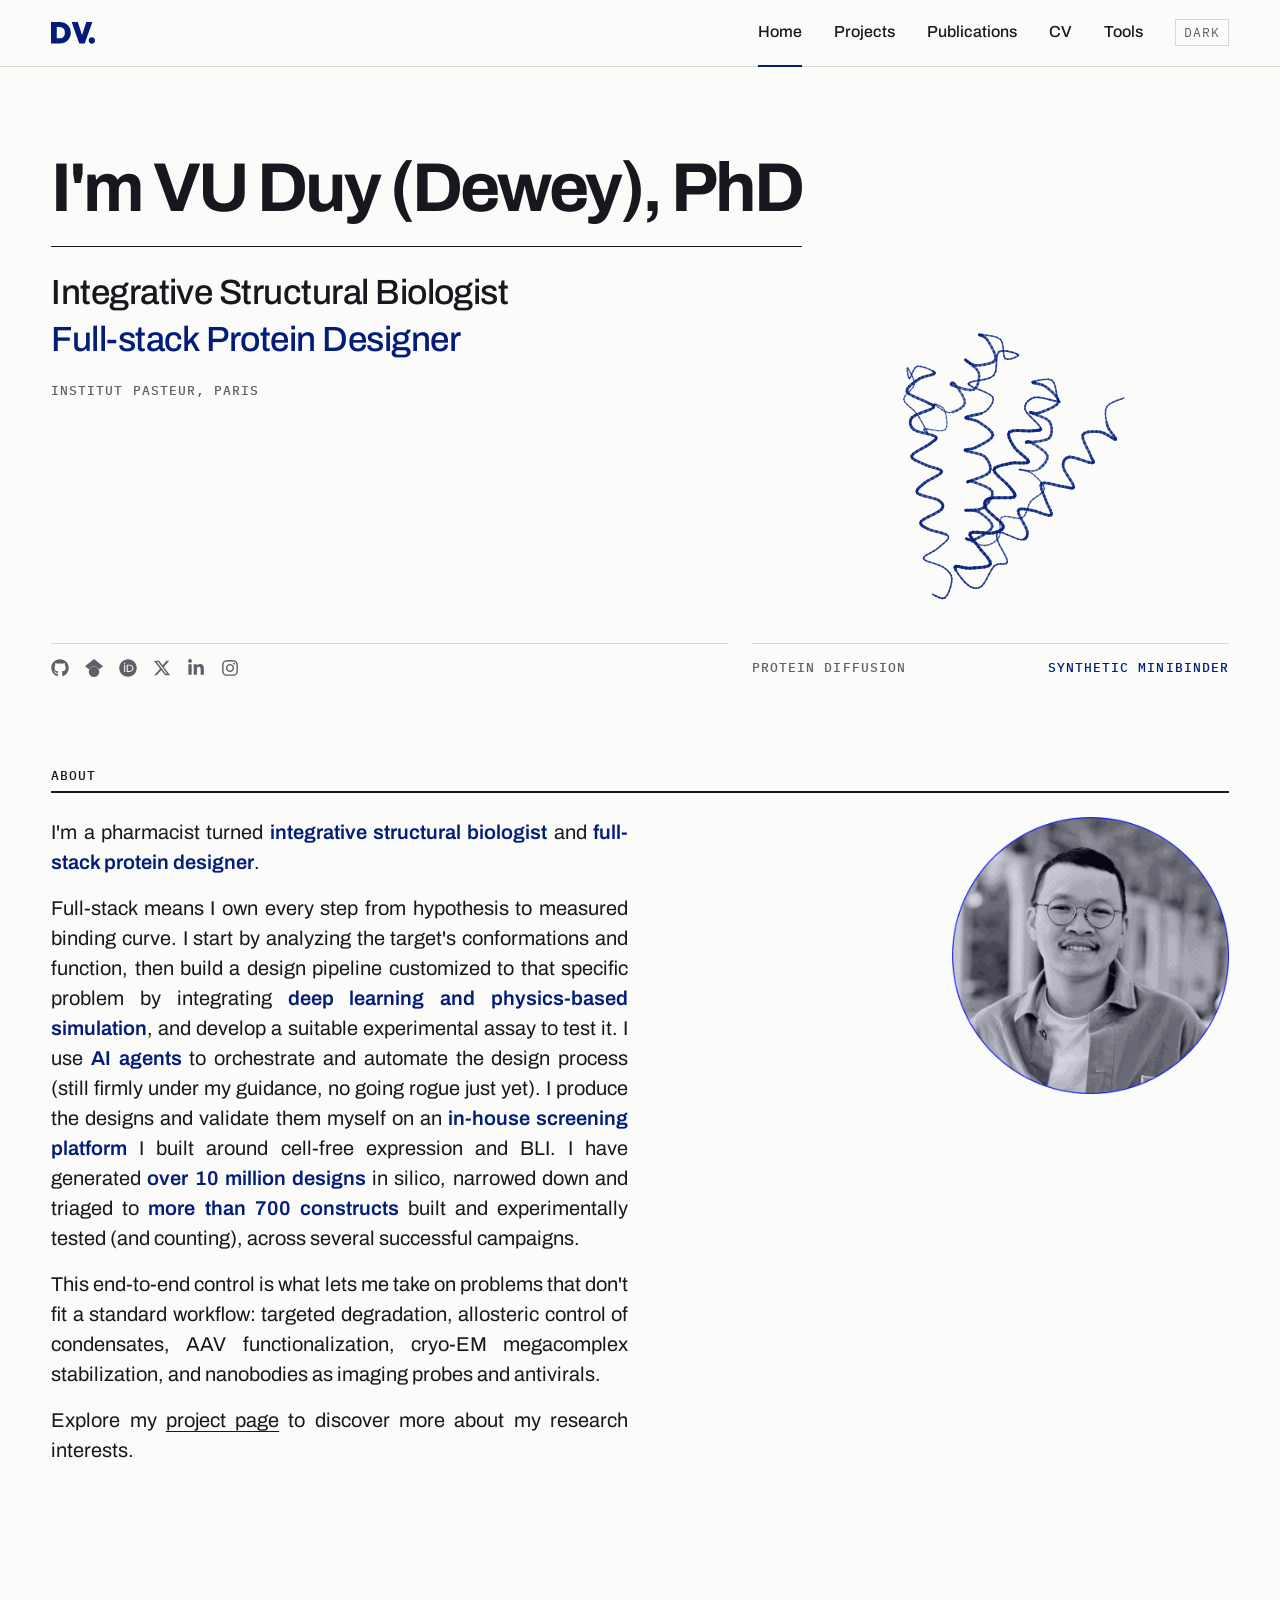
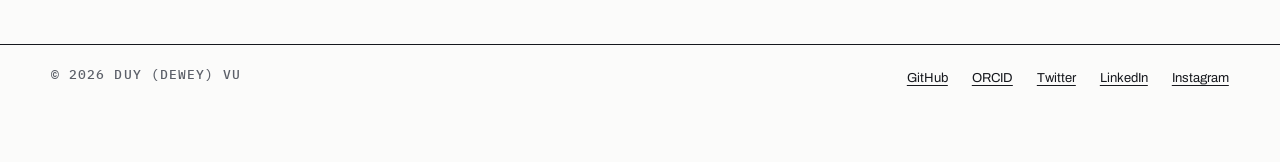
<file: index.html>
<!doctype html><html lang="en"><head><meta charset="utf-8"/><link rel="icon" href="/protein_icon.svg"/><meta name="viewport" content="width=device-width,initial-scale=1,viewport-fit=cover"/><meta name="theme-color" content="#fbfbfa" media="(prefers-color-scheme: light)"/><meta name="theme-color" content="#0d0e12" media="(prefers-color-scheme: dark)"/><meta name="author" content="Duy (Dewey) VU"><meta name="description" content="I'm a pharmacist turned integrative structural biologist and full-stack protein designer."/><link rel="canonical" href="https://duynth29.github.io/"><link rel="manifest" href="/manifest.json"/><link rel="preconnect" href="https://fonts.googleapis.com"/><link rel="preconnect" href="https://fonts.gstatic.com" crossorigin/><title>Duy (Dewey) VU | Personal Website</title><script async src="https://www.googletagmanager.com/gtag/js?id=G-30YK3P3FZN"></script><script>function gtag(){dataLayer.push(arguments)}window.dataLayer=window.dataLayer||[],gtag("js",new Date),gtag("config","G-30YK3P3FZN")</script><script type="application/ld+json">{
    "@context": "https://schema.org",
    "@type": "Person",
    "name": "Duy (Dewey) VU",
    "alternateName": [
      "Duc-Duy Vu",
      "Duy D. Vu",
      "VU Duy",
      "Duc-Duy VU"
    ],
    "givenName": "Duy",
    "familyName": "VU",
    "jobTitle": "Full-stack Protein Designer",
    "url": "https://duynth29.github.io/",
    "image": "https://duynth29.github.io/og-image.png",
    "identifier": "https://orcid.org/0009-0008-5591-0526",
    "worksFor": {
      "@type": "Organization",
      "name": "Institut Pasteur",
      "url": "https://www.pasteur.fr/",
      "department": {
        "@type": "Organization",
        "name": "Computational Structural Biology Unit"
      }
    },
    "alumniOf": [
      {
        "@type": "CollegeOrUniversity",
        "name": "École Normale Supérieure – PSL University"
      },
      {
        "@type": "CollegeOrUniversity",
        "name": "Université Grenoble Alpes"
      },
      {
        "@type": "CollegeOrUniversity",
        "name": "University of Medicine and Pharmacy at Ho Chi Minh City"
      }
    ],
    "knowsAbout": [
      "Protein design",
      "Integrative structural biology",
      "Intrinsically disordered proteins",
      "NMR spectroscopy",
      "Molecular dynamics simulation",
      "Protein binder design"
    ],
    "sameAs": [
      "https://orcid.org/0009-0008-5591-0526",
      "https://scholar.google.com/citations?user=BxcqHLMAAAAJ&hl=en",
      "https://github.com/duynth29",
      "https://www.linkedin.com/in/duc-duy-vu/",
      "https://twitter.com/duynth29"
    ]
  }</script><meta itemprop="name" content="Duy (Dewey) VU | Personal Website"><meta itemprop="description" content="I'm a pharmacist turned integrative structural biologist and full-stack protein designer."><meta itemprop="image" content="https://duynth29.github.io/og-image.png"><meta property="og:url" content="https://duynth29.github.io/"><meta property="og:type" content="website"><meta property="og:title" content="Duy (Dewey) VU | Personal Website"><meta property="og:description" content="I'm a pharmacist turned integrative structural biologist and full-stack protein designer."><meta property="og:image" content="https://duynth29.github.io/og-image.png"><meta property="og:image:width" content="1200"><meta property="og:image:height" content="630"><meta name="twitter:card" content="summary_large_image"><meta name="twitter:site" content="@duynth29"><meta name="twitter:title" content="Duy (Dewey) VU | Personal Website"><meta name="twitter:description" content="I'm a pharmacist turned integrative structural biologist and full-stack protein designer."><meta name="twitter:image" content="https://duynth29.github.io/og-image.png"><script defer="defer" src="/static/js/main.a8c7a97d.js"></script><link href="/static/css/main.cb3a5a8e.css" rel="stylesheet"></head><body><noscript>You need to enable JavaScript to run this app.</noscript><div id="root"></div></body></html>
</file>
<file: static/css/main.cb3a5a8e.css>
@import url(https://fonts.googleapis.com/css2?family=Archivo:wght@400;500;600;700&family=IBM+Plex+Mono:wght@400;500&display=swap);:root{--paper:#fbfbfa;--paper-2:#f1f1ef;--ink:#16181d;--ink-2:#5c6069;--ink-3:#8d9199;--rule:#d8d8d4;--rule-strong:#16181d;--accent:#031c7a;--accent-soft:#e6e9f6;--series-1:#2a78d6;--series-2:#eb6834;--font-display:"Archivo","Helvetica Neue",Helvetica,Arial,sans-serif;--font-body:"Archivo","Helvetica Neue",Helvetica,Arial,sans-serif;--font-mono:"IBM Plex Mono",ui-monospace,"SFMono-Regular",Menlo,monospace;--step--2:0.6875rem;--step--1:0.8125rem;--step-0:1rem;--step-1:1.25rem;--step-2:clamp(1.5rem,1.15rem + 1.3vw,2.25rem);--step-display:clamp(2.25rem,5.4vw,4.5rem);--gutter:clamp(1.25rem,4vw,4rem);--max:1280px;color-scheme:light}@media (prefers-color-scheme:dark){:root:not([data-theme=light]){--paper:#0d0e12;--paper-2:#16181d;--ink:#f2f2f0;--ink-2:#a3a7b0;--ink-3:#6f737c;--rule:#2b2e36;--rule-strong:#f2f2f0;--accent:#8ba2ff;--accent-soft:#1b2038;--series-1:#3987e5;--series-2:#d95926;color-scheme:dark}}:root[data-theme=dark]{--paper:#0d0e12;--paper-2:#16181d;--ink:#f2f2f0;--ink-2:#a3a7b0;--ink-3:#6f737c;--rule:#2b2e36;--rule-strong:#f2f2f0;--accent:#8ba2ff;--accent-soft:#1b2038;--series-1:#3987e5;--series-2:#d95926;color-scheme:dark}*,:after,:before{box-sizing:border-box}html{-webkit-text-size-adjust:100%}body,html{overscroll-behavior-y:contain}body{-webkit-font-smoothing:antialiased;-moz-osx-font-smoothing:grayscale;background:#fbfbfa;background:var(--paper);color:#16181d;color:var(--ink);font-family:Archivo,Helvetica Neue,Helvetica,Arial,sans-serif;font-family:var(--font-body);font-size:1rem;line-height:1.55;margin:0;overflow-x:hidden}img{display:block;max-width:100%}a{color:inherit}:focus-visible{outline:2px solid #031c7a;outline:2px solid var(--accent);outline-offset:3px}@media (prefers-reduced-motion:reduce){*,:after,:before{-webkit-animation-duration:.01ms!important;animation-duration:.01ms!important;-webkit-animation-iteration-count:1!important;animation-iteration-count:1!important;scroll-behavior:auto!important;transition-duration:.01ms!important}}dd,dl,figure,h1,h2,h3,ol,p,ul{margin:0}ol,ul{list-style:none;padding:0}h1,h2,h3{text-wrap:balance;font-family:var(--font-display);font-weight:700;letter-spacing:-.02em;line-height:1.1}em{font-style:italic}.wrap{margin-inline:auto;max-width:var(--max);padding-left:max(var(--gutter),env(safe-area-inset-left,0px));padding-right:max(var(--gutter),env(safe-area-inset-right,0px));width:100%}.grid-12{grid-column-gap:clamp(1rem,2vw,1.5rem);grid-row-gap:1.5rem;-webkit-column-gap:clamp(1rem,2vw,1.5rem);column-gap:clamp(1rem,2vw,1.5rem);display:grid;grid-template-columns:repeat(12,minmax(0,1fr));row-gap:1.5rem}.grid-12>*{min-width:0}.col-label{grid-column:1/span 3}.col-main{grid-column:1/span 9}@media (max-width:700px){.col-label,.col-main{grid-column:1/-1}}.label{color:var(--ink-2);font-family:var(--font-mono);font-size:var(--step--1);font-weight:500;letter-spacing:.08em;text-transform:uppercase}.section-label{border-bottom:2px solid var(--rule-strong);display:flex;gap:1.5rem;grid-column:1/-1;padding-bottom:.5rem}.section-label .label{color:var(--ink)}.text-link{text-decoration:underline;text-decoration-thickness:1px;text-underline-offset:.22em;transition:text-decoration-thickness .12s ease,color .12s ease}.text-link:hover{text-decoration-thickness:2px}.accent,.text-link:hover{color:var(--accent)}.prose{display:flex;flex-direction:column;gap:1rem;max-width:38rem}.prose a{text-decoration-thickness:1px;text-underline-offset:.22em}.prose a:hover{color:var(--accent);text-decoration-thickness:2px}.site-header{border-bottom:1px solid var(--rule);position:-webkit-sticky;position:sticky;top:env(safe-area-inset-top,0)}.site-header,body:before{background:var(--paper);z-index:10}body:before{content:"";height:env(safe-area-inset-top,0);inset:0 0 auto;position:fixed}.site-header .wrap{align-items:center;display:flex;gap:1rem;justify-content:space-between;min-height:3.75rem}.brand{color:var(--accent);display:inline-flex}.brand svg{height:auto;width:2.75rem}.site-nav{align-items:center}.site-nav,.site-nav ul{display:flex;gap:clamp(1rem,3vw,2rem)}.nav-link{border-bottom:2px solid transparent;display:inline-block;font-size:var(--step-0);font-weight:500;margin-bottom:-1px;padding-block:1.25rem;text-decoration:none}.nav-link:hover{color:var(--accent)}.nav-link.active{border-bottom-color:var(--accent)}.theme-toggle{background:none;border:1px solid var(--rule);color:var(--ink-2);cursor:pointer;font-family:var(--font-mono);font-size:var(--step--1);letter-spacing:.08em;padding:.25rem .5rem;text-transform:uppercase}.theme-toggle:hover{border-color:var(--ink);color:var(--ink)}.section{padding-block:clamp(3rem,7vw,6rem) 0}.section:last-child{padding-bottom:clamp(3rem,7vw,6rem)}.page-title{font-size:var(--step-display);font-weight:700;letter-spacing:-.045em;line-height:.95}.lede{color:var(--ink-2);font-size:var(--step-1);line-height:1.45;max-width:34rem}.hero{padding-block:clamp(2.5rem,7vw,6rem) 0}.hero-hello,.hero-name{grid-column:1/-1}.hero-name{border-bottom:1px solid var(--rule-strong);font-size:var(--step-display);font-weight:700;letter-spacing:-.045em;line-height:.95;max-width:100%;padding-bottom:.35em;width:-webkit-fit-content;width:-moz-fit-content;width:fit-content}.hero-meta{align-self:stretch;display:flex;flex-direction:column;gap:1.25rem;grid-column:1/span 7}.hero-links{align-items:center;border-top:1px solid var(--rule);display:flex;flex-wrap:wrap;gap:.75rem 1rem;margin-top:auto;min-height:2.25rem;padding-top:.75rem}.hero-links li{display:flex;line-height:1}.hero-links a{color:var(--ink-2);display:inline-flex;font-size:1.125rem;line-height:1;transition:color .12s ease}.hero-links a:hover{color:var(--accent)}.hero-roles{text-wrap:pretty;display:flex;flex-direction:column;font-size:var(--step-2);font-weight:500;gap:.25rem;letter-spacing:-.015em;line-height:1.22}.hero-affiliation{color:var(--ink-2);max-width:34rem}.fold-figure,.hero-figure{align-self:start;grid-column:8/-1;grid-row:2}.fold-figure canvas{display:block;width:100%}.fold-caption{align-items:center;border-top:1px solid var(--rule);display:flex;flex-wrap:wrap;gap:.25rem 1rem;justify-content:space-between;letter-spacing:.08em;min-height:2.25rem;padding-top:.75rem;text-transform:uppercase}.fold-step{-webkit-font-feature-settings:"tnum";font-feature-settings:"tnum";color:var(--accent);font-family:var(--font-mono);font-variant-numeric:tabular-nums;text-align:right}.hero-figure img{height:auto;width:100%}@media (prefers-color-scheme:dark){:root:not([data-theme=light]) .hero-figure img{-webkit-filter:invert(1) hue-rotate(180deg) saturate(1.3);filter:invert(1) hue-rotate(180deg) saturate(1.3)}}:root[data-theme=dark] .hero-figure img{-webkit-filter:invert(1) hue-rotate(180deg) saturate(1.3);filter:invert(1) hue-rotate(180deg) saturate(1.3)}@media (max-width:900px){.hero-meta,.hero-name{grid-column:1/-1}.fold-figure,.hero-figure{grid-column:1/-1;grid-row:auto;max-width:26rem}}.intro-body{font-size:var(--step-1);grid-column:1/span 6;line-height:1.5}.intro-body p,.project-text p{-webkit-hyphens:auto;-ms-hyphens:auto;hyphens:auto;text-align:justify}.intro-body b{color:var(--accent);font-weight:600}.intro-avatar{align-self:start;grid-column:10/-1}.intro-avatar img{height:auto;width:100%}@media (max-width:900px){.intro-body{grid-column:1/span 7}.intro-avatar{grid-column:9/-1}}@media (max-width:700px){.intro-avatar,.intro-body{grid-column:1/-1}.intro-avatar{max-width:16rem}}.connect{display:flex;flex-direction:column;gap:1.25rem}.connect p{color:var(--ink-2);font-size:var(--step-1)}.profile-links{display:flex;flex-wrap:wrap;gap:.5rem 1.5rem}.profile-links a{font-size:var(--step-1);font-weight:500}.research-filter{align-items:baseline;border-top:1px solid var(--rule-strong);display:flex;flex-wrap:wrap;gap:.75rem 1.5rem;grid-column:1/-1;padding-top:1rem}.research-filter .label{letter-spacing:.08em;text-transform:uppercase}.filter-row{display:flex;flex-wrap:wrap;gap:.5rem}.filter-button{align-items:baseline;background:none;border:1px solid var(--rule);color:var(--ink-2);cursor:pointer;display:inline-flex;font-family:var(--font-mono);font-size:var(--step--1);font-weight:500;gap:.5rem;letter-spacing:.08em;padding:.25rem .5rem;text-transform:uppercase;transition:color .12s ease,border-color .12s ease}.filter-button:hover{border-color:var(--ink);color:var(--ink)}.filter-button[aria-pressed=true]{background:var(--accent);border-color:var(--accent);color:var(--paper)}.filter-count{-webkit-font-feature-settings:"tnum";font-feature-settings:"tnum";font-variant-numeric:tabular-nums;opacity:.7}.project-list{display:flex;flex-direction:column;grid-column:1/-1}.project{grid-column-gap:clamp(1rem,2vw,1.5rem);grid-row-gap:1.25rem;border-top:1px solid var(--rule);-webkit-column-gap:clamp(1rem,2vw,1.5rem);column-gap:clamp(1rem,2vw,1.5rem);display:grid;grid-template-columns:repeat(12,minmax(0,1fr));padding-block:clamp(2rem,4vw,3rem);row-gap:1.25rem}.project:first-child{border-top:0}.project>*{min-width:0}.project-no{-webkit-font-feature-settings:"tnum";font-feature-settings:"tnum";color:var(--accent);font-family:var(--font-mono);font-size:var(--step-1);font-variant-numeric:tabular-nums;font-weight:500;grid-column:1/span 1;line-height:1.3}.project-body{display:flex;flex-direction:column;gap:1rem;grid-column:2/span 6}.project-tags{display:flex;flex-wrap:wrap;gap:.25rem}.project-tags li{border:1px solid;color:var(--accent);font-family:var(--font-mono);font-size:var(--step--2);font-weight:500;letter-spacing:.08em;padding:.25rem .5rem;text-transform:uppercase}.project-title{font-size:var(--step-2);letter-spacing:-.025em;line-height:1.15}.project-text{color:var(--ink-2);display:flex;flex-direction:column;gap:.75rem;max-width:38rem}.project-text a{color:var(--ink);text-underline-offset:.22em}.project-text a:hover{color:var(--accent)}.project-links{display:flex;flex-wrap:wrap;font-family:var(--font-mono);font-size:var(--step--1);gap:.5rem 1.5rem}.project-links a{border-bottom:1px solid;text-decoration:none}.project-links a:hover{border-bottom-width:2px;color:var(--accent)}.project-links a:after{content:" ↗"}.project-wide .project-body{grid-column:2/span 9}.project-media{align-self:start;grid-column:8/-1;margin:0}.project-media img,.project-media video{background:var(--paper-2);display:block;height:auto;width:100%}@media (max-width:900px){.project-body,.project-media,.project-no,.project-wide .project-body{grid-column:1/-1}.project-media{max-width:36rem}}.publication-list{display:flex;flex-direction:column;grid-column:1/-1}.publication{grid-column-gap:clamp(1rem,2vw,1.5rem);grid-row-gap:.5rem;border-top:1px solid var(--rule);-webkit-column-gap:clamp(1rem,2vw,1.5rem);column-gap:clamp(1rem,2vw,1.5rem);display:grid;grid-template-columns:repeat(12,minmax(0,1fr));padding-block:1.5rem;row-gap:.5rem}.publication:first-child{border-top:0;padding-top:.5rem}.publication>*{min-width:0}.publication-year{-webkit-font-feature-settings:"tnum";font-feature-settings:"tnum";color:var(--ink-2);font-variant-numeric:tabular-nums;grid-column:1/span 1}.publication-body{display:flex;flex-direction:column;gap:.25rem;grid-column:2/span 9;max-width:44rem}.publication-status{color:var(--accent);font-family:var(--font-mono);font-size:var(--step--2);font-weight:500;letter-spacing:.08em;text-transform:uppercase}.publication-title{font-size:var(--step-1);font-weight:600;letter-spacing:-.01em;line-height:1.3}.publication-title a{text-decoration:none}.publication-title a:hover{color:var(--accent);text-decoration:underline;text-underline-offset:.2em}.publication-authors,.publication-meta{color:var(--ink-2);font-size:var(--step--1);overflow-wrap:anywhere}@media (max-width:700px){.publication-body,.publication-year{grid-column:1/-1}}.chart{border-top:1px solid var(--rule);display:flex;flex-direction:column;gap:.75rem;padding-top:1rem}.chart-scroll{overflow-x:auto;position:relative}.chart svg{display:block;height:auto;min-width:18rem;overflow:visible;width:100%}.chart-grid{stroke:var(--rule);stroke-width:1}.chart-axis,.chart-grid{fill:none;shape-rendering:crispEdges}.chart-axis{stroke:var(--ink-3);stroke-width:1}.chart-tick,.chart-unit{fill:var(--ink-2)}.chart-tick,.chart-unit,.chart-value{font-family:var(--font-mono);font-size:var(--step--2)}.chart-value{fill:var(--ink);font-weight:500}.chart-range{stroke:var(--series-1);stroke-width:2;fill:none}.chart-dot{fill:var(--series-1);stroke:var(--paper);stroke-width:2;pointer-events:none}.chart-hit{fill:transparent;cursor:default;outline:none}.chart-point.is-active .chart-dot,.chart-point:focus-within .chart-dot{stroke:var(--ink)}.chart-bar{fill:var(--series-1)}.chart-cell{stroke:var(--series-1);stroke-width:1}.chart-cell.bound{fill:var(--series-1)}.chart-cell.unbound{fill:var(--paper);stroke:var(--ink-3)}.chart-tooltip{background:var(--ink);color:var(--paper);font-family:var(--font-mono);font-size:var(--step--1);padding:.5rem;pointer-events:none;position:absolute;-webkit-transform:translate(-50%,calc(-100% - 10px));transform:translate(-50%,calc(-100% - 10px));white-space:nowrap}.chart-caption{color:var(--ink-2);font-size:var(--step--1)}.chart-facts{color:var(--ink);display:flex;flex-wrap:wrap;font-family:var(--font-mono);font-size:var(--step--1);gap:.25rem 1.5rem}.cv-entries{display:flex;flex-direction:column}.cv-entries>div{grid-gap:.25rem clamp(1rem,2vw,1.5rem);border-top:1px solid var(--rule);display:grid;gap:.25rem clamp(1rem,2vw,1.5rem);grid-template-columns:7.5rem minmax(0,1fr);padding-block:1rem}.cv-entries>div:first-child{border-top:0;padding-top:.25rem}.cv-entries dt{-webkit-font-feature-settings:"tnum";font-feature-settings:"tnum";color:var(--ink-2);font-variant-numeric:tabular-nums;padding-top:.25rem}.cv-entries dd{display:flex;flex-direction:column;gap:.25rem;margin:0}.cv-entries dd strong{font-size:var(--step-0);font-weight:600}.cv-entries dd span{color:var(--ink-2);font-size:var(--step--1)}@media (max-width:560px){.cv-entries>div{grid-template-columns:minmax(0,1fr)}}.cv-actions{align-items:center;display:flex;flex-wrap:wrap;gap:1rem;grid-column:1/-1}.button{background:var(--accent);border:1px solid var(--accent);color:var(--paper);display:inline-block;font-weight:600;padding:.75rem 1.25rem;text-decoration:none}.button:hover{background:var(--paper);color:var(--accent)}.cv-document{background:var(--paper-2);border:1px solid var(--rule);grid-column:1/-1;overflow-x:auto;padding:clamp(.5rem,2vw,1.5rem)}.cv-document .react-pdf__Document{align-items:center;display:flex;flex-direction:column;gap:1rem}.cv-document .react-pdf__Page canvas{height:auto!important;max-width:100%}.cv-status{padding:2rem}.cv-status,.route-loading{color:var(--ink-2);font-family:var(--font-mono);font-size:var(--step--1)}.route-loading{padding:4rem max(var(--gutter),env(safe-area-inset-left,0px))}.site-footer{border-top:1px solid var(--rule-strong);margin-top:clamp(3rem,7vw,6rem);padding-block:1.25rem 4.5rem}.site-footer .wrap{display:flex;flex-wrap:wrap;gap:.75rem 1.5rem;justify-content:space-between}.site-footer ul{display:flex;flex-wrap:wrap;gap:.5rem 1.5rem}.site-footer a{font-size:var(--step--1)}@media (max-width:560px){.site-header .wrap{align-items:stretch;flex-wrap:wrap;gap:0;padding-block:.75rem 0}.site-nav{align-items:flex-start;gap:.75rem;justify-content:space-between;width:100%}.site-nav ul{flex-wrap:wrap;gap:.25rem 1rem;min-width:0}.nav-link{padding-block:.75rem}}.scroll-pager{background:var(--paper);border-top:1px solid var(--rule);bottom:0;left:0;opacity:.35;opacity:calc(.35 + var(--pull, 0)*.65);pointer-events:none;position:fixed;right:0;-webkit-transform:translateY(100%);transform:translateY(100%);-webkit-transform:translateY(calc((1 - var(--pull, 0))*100%));transform:translateY(calc((1 - var(--pull, 0))*100%));z-index:20}.scroll-pager-bar{background:var(--accent);height:2px;margin-top:-1px;-webkit-transform:scaleX(0);transform:scaleX(0);-webkit-transform:scaleX(var(--pull,0));transform:scaleX(var(--pull,0));-webkit-transform-origin:left center;transform-origin:left center}.scroll-pager-label{color:var(--ink-2);display:flex;gap:1rem;justify-content:space-between;margin:0;padding:.75rem var(--gutter)}.scroll-pager-name{color:var(--accent)}.App{display:flex;flex-direction:column;min-height:100vh}.App main{flex:1 1}
/*# sourceMappingURL=main.cb3a5a8e.css.map*/
</file>
